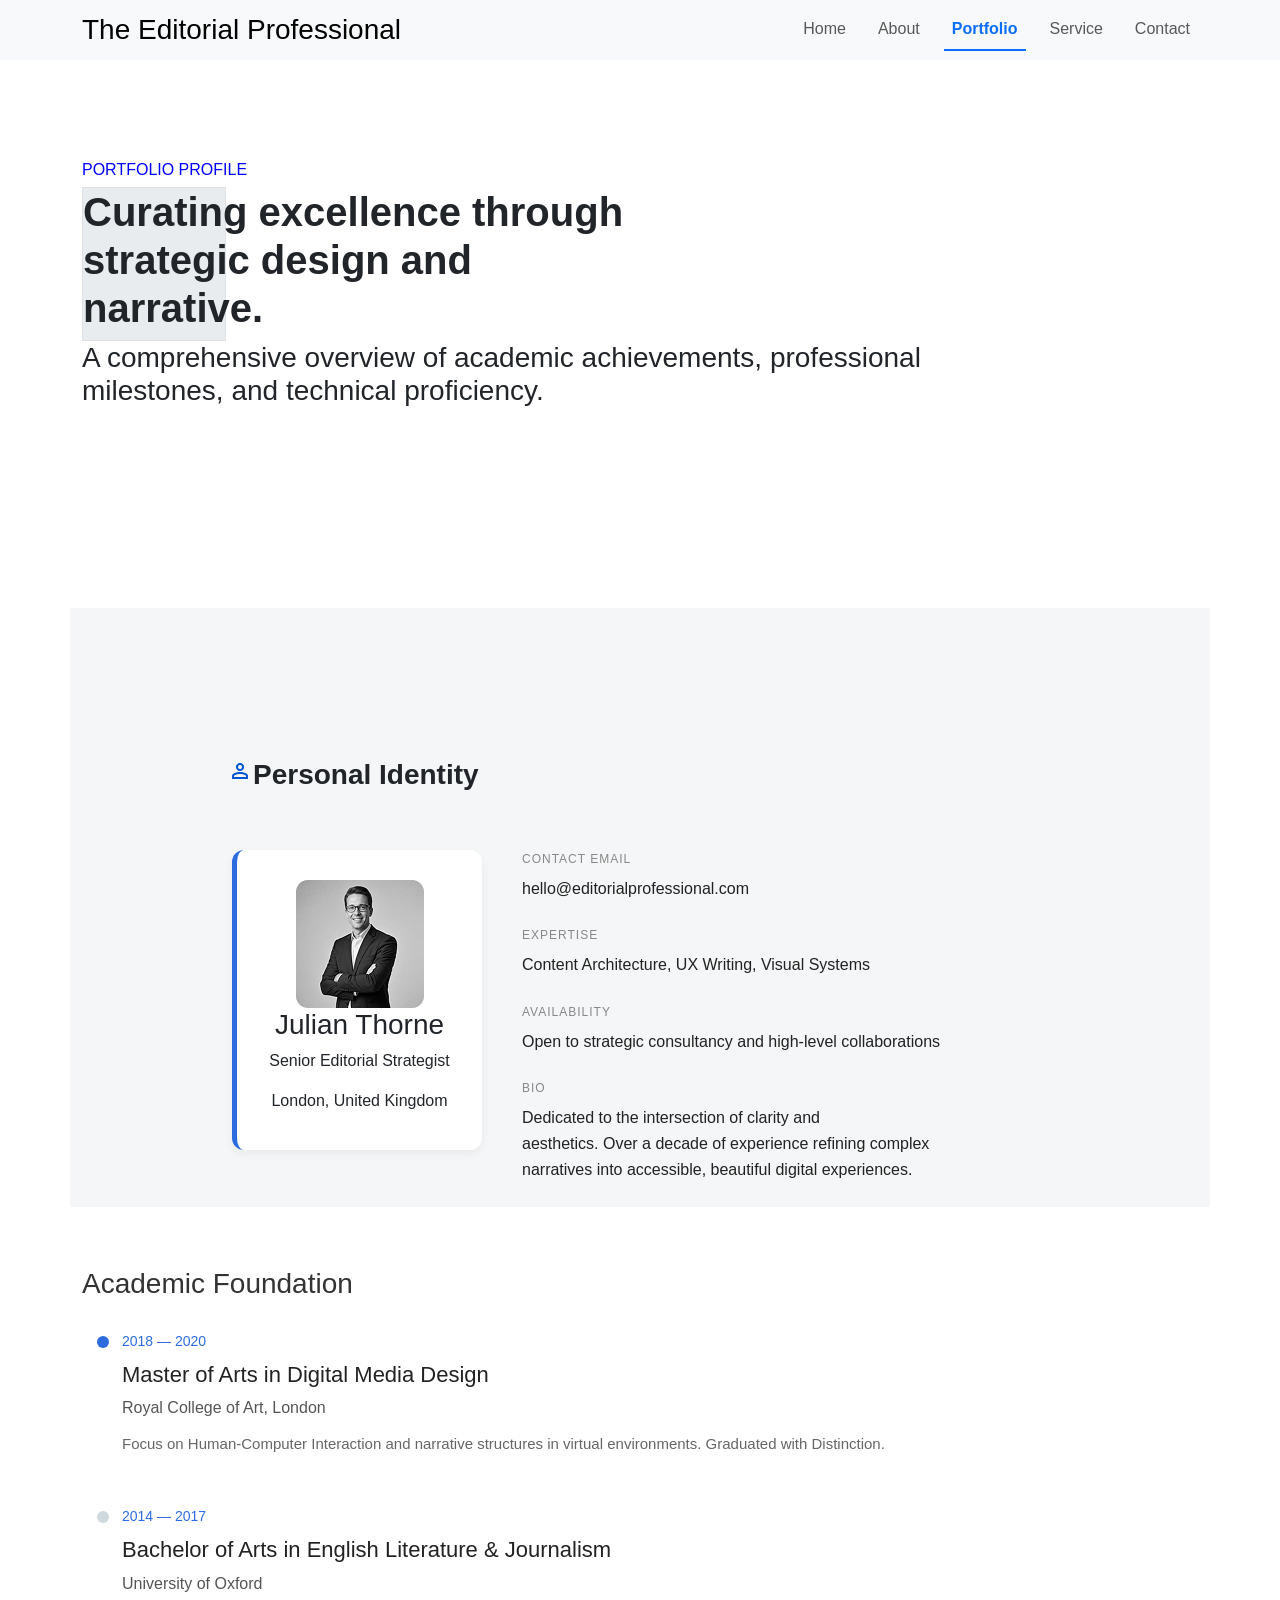
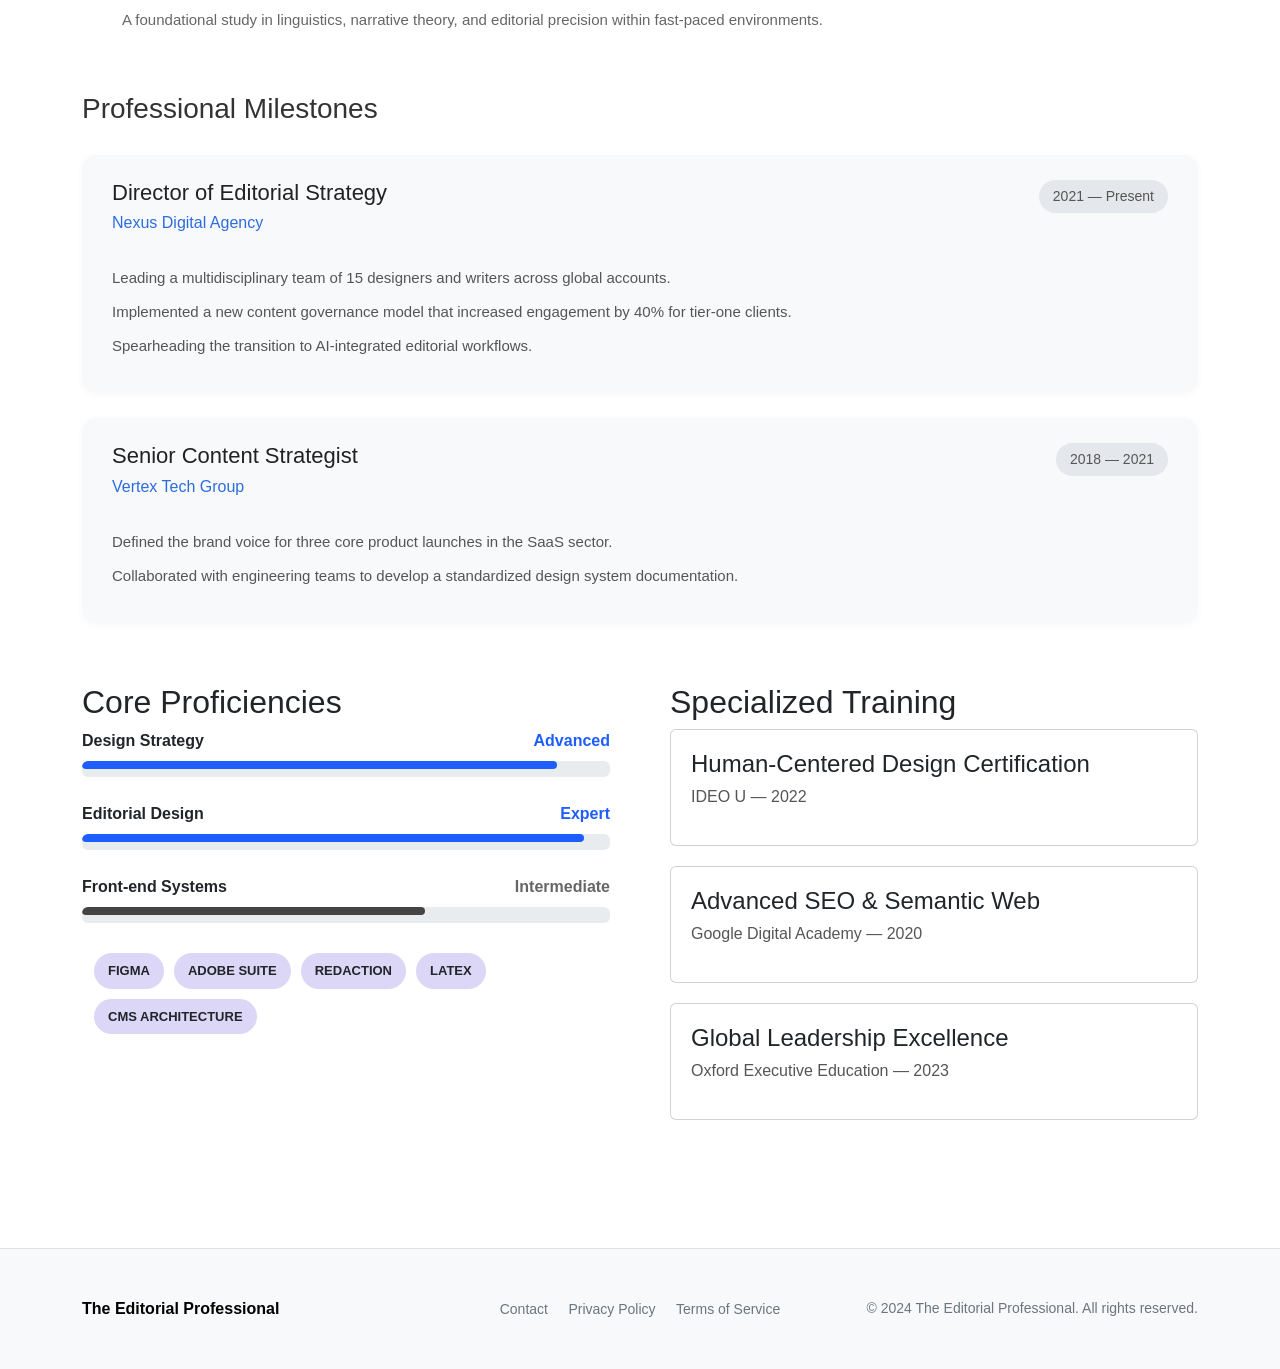
<file: portfolio.html>
<!doctype html>
<html lang="en">
  <head>
    <meta charset="UTF-8" />
    <meta name="viewport" content="width=device-width, initial-scale=1.0" />
    <title>The Editorial Professional</title>
    <link rel="stylesheet" href="style.css" />
    <link
      href="https://cdn.jsdelivr.net/npm/bootstrap@5.3.8/dist/css/bootstrap.min.css"
      rel="stylesheet"
      integrity="sha384-sRIl4kxILFvY47J16cr9ZwB07vP4J8+LH7qKQnuqkuIAvNWLzeN8tE5YBujZqJLB"
      crossorigin="anonymous"
    />
  </head>
  <body>
    <!-- Navbar -->
    <nav class="nav-bar navbar navbar-expand-lg navbar-light bg-light">
      <div class="container">
        <!-- Logo/Title -->
        <a class="navbar-brand name-logo" href="#">
          <h1 class="h3 mb-0">The Editorial Professional</h1>
        </a>

        <!-- Toggle button for mobile -->
        <button
          class="navbar-toggler"
          type="button"
          data-bs-toggle="collapse"
          data-bs-target="#navbarNav"
        >
          <span class="navbar-toggler-icon"></span>
        </button>

        <!-- Navigation Links -->
        <div class="collapse navbar-collapse" id="navbarNav">
          <ul class="navbar-nav ms-auto nav-underline">
            <li class="nav-item">
              <a class="nav-link" href="./index.html">Home</a>
            </li>
            <li class="nav-item">
              <a class="nav-link" href="./about.html">About</a>
            </li>
            <li class="nav-item">
              <a class="nav-link active" href="./portfolio.html">Portfolio</a>
            </li>
            <li class="nav-item">
              <a class="nav-link" href="./service.html">Service</a>
            </li>
            <li class="nav-item">
              <a class="nav-link" href="./contact.html">Contact</a>
            </li>
          </ul>
        </div>
      </div>
    </nav>

    <!-- PORTFOLIO PROFILE -->
    <section class="portfoliohero container">
      <h6 class="sportclr">PORTFOLIO PROFILE</h6>
      <div class="text-nowrap bg-body-secondary border" style="width: 9rem">
        <h1>
          <b
            >Curating excellence through <br />
            strategic design and <br />
            narrative.</b
          >
        </h1>
      </div>
      <h3>
        A comprehensive overview of academic achievements, professional <br />
        milestones, and technical proficiency.
      </h3>
    </section>

    <!-- Personal Identity -->
    <section class="Identitybg container">
      <div class="stitle">
        <div><img src="./img/Container.png" alt="" /></div>
        <div>
          <h3><b>Personal Identity</b></h3>
        </div>
      </div>

      <div class="spersonal-identity">
        <div class="sprofile-card">
          <img src="./img/mdx.png" alt="" />
          <h3>Julian Thorne</h3>
          <p>Senior Editorial Strategist</p>
          <p>London, United Kingdom</p>
        </div>
        <div class="sprofile-info">
          <div class="info-block">
            <span>CONTACT EMAIL</span>
            <p>hello@editorialprofessional.com</p>
          </div>
          <div class="info-block">
            <span>EXPERTISE</span>
            <p>Content Architecture, UX Writing, Visual Systems</p>
          </div>
          <div class="info-block">
            <span>AVAILABILITY</span>
            <p>Open to strategic consultancy and high-level collaborations</p>
          </div>
          <div class="info-block">
            <span>BIO</span>
            <p>
              Dedicated to the intersection of clarity and <br />
              aesthetics. Over a decade of experience refining complex <br />
              narratives into accessible, beautiful digital experiences.
            </p>
          </div>
        </div>
      </div>
    </section>

    <!-- Academic Foundation -->
    <section class="education container">
      <h2 class="section-title">Academic Foundation</h2>
      <div class="timeline">
        <div class="timeline-item active">
          <div class="timeline-dot"></div>
          <div class="timeline-content">
            <span class="year">2018 — 2020</span>
            <h3>Master of Arts in Digital Media Design</h3>
            <p class="institution">Royal College of Art, London</p>
            <p class="desc">
              Focus on Human-Computer Interaction and narrative structures in
              virtual environments. Graduated with Distinction.
            </p>
          </div>
        </div>

        <div class="timeline-item">
          <div class="timeline-dot"></div>
          <div class="timeline-content">
            <span class="year">2014 — 2017</span>
            <h3>Bachelor of Arts in English Literature & Journalism</h3>
            <p class="institution">University of Oxford</p>
            <p class="desc">
              A foundational study in linguistics, narrative theory, and
              editorial precision within fast-paced environments.
            </p>
          </div>
        </div>
      </div>
    </section>
    <!-- professional Milestones -->
    <section class="experience container">
      <h2 class="section-title">Professional Milestones</h2>

      <div class="experience-container">
        <div class="exp-card">
          <div class="exp-header">
            <div>
              <h3>Director of Editorial Strategy</h3>
              <p class="company">Nexus Digital Agency</p>
            </div>
            <span class="date">2021 — Present</span>
          </div>
          <div class="exp-body">
            <p>
              Leading a multidisciplinary team of 15 designers and writers
              across global accounts.
            </p>
            <p>
              Implemented a new content governance model that increased
              engagement by 40% for tier-one clients.
            </p>
            <p>
              Spearheading the transition to AI-integrated editorial workflows.
            </p>
          </div>
        </div>
        <div class="exp-card">
          <div class="exp-header">
            <div>
              <h3>Senior Content Strategist</h3>
              <p class="company">Vertex Tech Group</p>
            </div>
            <span class="date">2018 — 2021</span>
          </div>
          <div class="exp-body">
            <p>
              Defined the brand voice for three core product launches in the
              SaaS sector.
            </p>
            <p>
              Collaborated with engineering teams to develop a standardized
              design system documentation.
            </p>
          </div>
        </div>
      </div>
    </section>
    <!-- Core Proficiencies -->
    <section class="skills-section container">
      <div class="left">
        <h2>Core Proficiencies</h2>
        <div class="skill">
          <div class="skill-top">
            <span>Design Strategy</span>
            <span class="level blue">Advanced</span>
          </div>
          <div class="progress">
            <div class="bar blue" style="width: 90%"></div>
          </div>
        </div>

        <div class="skill">
          <div class="skill-top">
            <span>Editorial Design</span>
            <span class="level blue">Expert</span>
          </div>
          <div class="progress">
            <div class="bar blue" style="width: 95%"></div>
          </div>
        </div>

        <div class="skill">
          <div class="skill-top">
            <span>Front-end Systems</span>
            <span class="level gray">Intermediate</span>
          </div>
          <div class="progress">
            <div class="bar gray" style="width: 65%"></div>
          </div>
        </div>

        <div class="tags container">
          <span>FIGMA</span>
          <span>ADOBE SUITE</span>
          <span>REDACTION</span>
          <span>LATEX</span>
          <span>CMS ARCHITECTURE</span>
        </div>
      </div>
      <div class="right">
        <h2>Specialized Training</h2>
        <div class="card">
          <h4>Human-Centered Design Certification</h4>
          <p>IDEO U — 2022</p>
        </div>
        <div class="card">
          <h4>Advanced SEO & Semantic Web</h4>
          <p>Google Digital Academy — 2020</p>
        </div>
        <div class="card">
          <h4>Global Leadership Excellence</h4>
          <p>Oxford Executive Education — 2023</p>
        </div>
      </div>
    </section>

    <!-- Footer Start -->
    <footer class="bg-light text-black py-5 mt-5 border-top">
      <div class="container">
        <div class="row align-items-center">
          <!-- Left: Brand Name -->
          <div class="col-md-4 mb-3 mb-md-0">
            <h4 class="h6 fw-bold mb-0">The Editorial Professional</h4>
          </div>

          <!-- Center: Navigation Links -->
          <div class="col-md-4 mb-3 mb-md-0 text-md-center">
            <a href="#" class="text-secondary text-decoration-none me-3 small"
              >Contact</a
            >
            <a href="#" class="text-secondary text-decoration-none me-3 small"
              >Privacy Policy</a
            >
            <a href="#" class="text-secondary text-decoration-none small"
              >Terms of Service</a
            >
          </div>

          <!-- Right: Copyright -->
          <div class="col-md-4 text-md-end">
            <p class="text-secondary small mb-0">
              © 2024 The Editorial Professional. All rights reserved.
            </p>
          </div>
        </div>
      </div>
    </footer>
    <script
      src="https://cdn.jsdelivr.net/npm/bootstrap@5.3.8/dist/js/bootstrap.bundle.min.js"
      integrity="sha384-FKyoEForCGlyvwx9Hj09JcYn3nv7wiPVlz7YYwJrWVcXK/BmnVDxM+D2scQbITxI"
      crossorigin="anonymous"
    ></script>
  </body>
</html>
</file>
<file: style.css>
.nav-bar {
  position: fixed;
  width: 100%;
  top: 0;
  z-index: 1000;
}
.nav-link.active {
    color: #0d6efd !important;
    border-bottom-color: #0d6efd !important; 
}

.hero-section {
  margin-top: 30px;
}
.mession-div {
  background-color: #f8f9fa;
  padding: 20px;
  margin-bottom: 20px;
}

.under-line {
  width: 100px;
  height: 5px;
  background-color: #0d6efd;
  margin-top: 10px;
}

.client-div{
  text-align: center;
}
.client-text {
  letter-spacing: 0.3rem;
  font-size: 0.8rem;
}
.italic{
  font-style: italic;
}


  /* body {
      font-family: 'Inter', sans-serif;
      background: #fff;
      color: #111;
    }

    h1, h2, h3 {
      font-family: 'Playfair Display', serif;
    } */

    /* .navbar {
      border-bottom: 1px solid #eee;
    } */

    .hero-title {
      font-size: 3rem;
      font-weight: 700;
      line-height: 1.2;
      font-family: 'Inter', sans-serif;
    }

    .muted-text {
      color: #777;
    }

    .section {
      padding: 80px 0;
    }

    .quote {
      font-size: 1.5rem;
      font-style: italic;
      text-align: right;
    }

    .skill-card {
            background: white;
            border: none;
            border-radius: 12px;
            padding: 30px;
            height: 100%;
            transition: transform 0.3s;
        }

    .progress {
            height: 4px;
            background-color: #e9ecef;
        }

    .clients span {
      display: inline-block;
      margin: 10px 20px;
      font-weight: 500;
      letter-spacing: 1px;
    }

    .cta {
      text-align: center;
      padding: 80px 0;
    }

    .btn-custom {
      border: 1px solid #000;
      padding: 10px 25px;
      background: transparent;
      transition: 0.3s;
    }

    .btn-custom:hover {
      background: #000;
      color: #fff;
    }


    
 .badge-custom {
    background-color: #eceaff;
    color: #6366f1;
    border-radius: 50px;
    padding: 8px 15px;
     font-size: 0.8rem;
     text-transform: uppercase;
    letter-spacing: 1px;
     margin: 5px;
     display: inline-block;
 }

/* PORTFOLIO PROFILE */
.sportclr{
    color: blue;
}
.portfoliohero{
    margin-left: 100px;
   margin-top: 100px;
} 

/* Personal Identity */
.stitle{
    display: flex;
    gap: 5px;
    margin-left: 150px;
    margin-top: 200px;
  padding-top: 150px;
}
.spersonal-identity{
    display: flex;
  padding-left: 50px;
    gap: 40px;
    padding-top: 50px;
    margin-left: 100px;
    
}
.sprofile-card {
    background: #fff;
    padding: 30px;
    border-radius: 12px;
    height: 300px;
    width: 250px;
    text-align: center;
    border-left: 5px solid #2d6cdf;
    box-shadow: 0 4px 10px rgba(0,0,0,0.05);
}

.sprofile-img {
    width: 120px;
    height: 120px;
    border-radius: 12px;
    object-fit: cover;
    margin-bottom: 20px;
}
.sprofile-info {
    flex: 1;
}

.info-block {
    margin-bottom: 25px;
}

.info-block span {
    font-size: 12px;
    letter-spacing: 1px;
    color: #888;
    display: block;
    margin-bottom: 8px;
}

.info-block p {
    font-size: 16px;
    color: #222;
    line-height: 1.6;
}
.Identitybg{
    background: #f5f6f7;
    padding: auto;
}
/* Academic Foundation */
.education {
    margin-top: 60px;
    margin-left: 100px;
}
.section-title {
    font-size: 28px;
    margin-bottom: 40px;
    color: #333;
}

.timeline {
    position: relative;
    padding-left: 40px;
}

.timeline-item {
    position: relative;
    margin-bottom: 50px;
}
.timeline-dot {
    position: absolute;
    left: -25px;
    top: 5px;
    width: 12px;
    height: 12px;
    background: #cfd8dc;
    border-radius: 50%;
}

.timeline-item.active .timeline-dot {
    background: #2d6cdf;
}

.timeline-content .year {
    font-size: 14px;
    color: #2d6cdf;
    font-weight: 500;
    display: block;
    margin-bottom: 10px;
}

.timeline-content h3 {
    font-size: 22px;
    margin-bottom: 8px;
    color: #222;
}

.institution {
    font-size: 16px;
    color: #555;
    margin-bottom: 12px;
}

.desc {
    font-size: 15px;
    color: #666;
    line-height: 1.6;
}
/* professional Milestones */
.experience {
    margin-top: 60px;
    margin-left: 100px;
}
.section-title {
    font-size: 28px;
    margin-bottom: 30px;
    color: #333;
}
.experience-container {
    display: flex;
    flex-direction: column;
    gap: 25px;
}

.exp-card {
    background: #f8f9fb;
    padding: 25px 30px;
    border-radius: 14px;
    box-shadow: 0 2px 8px rgba(0,0,0,0.03);
}
.exp-header {
    display: flex;
    justify-content: space-between;
    align-items: flex-start;
    margin-bottom: 15px;
}
.exp-header h3 {
    font-size: 22px;
    margin-bottom: 5px;
    color: #222;
}
.company {
    color: #2d6cdf;
    font-weight: 500;
}

.date {
    background: #e4e7eb;
    padding: 6px 14px;
    border-radius: 20px;
    font-size: 14px;
    color: #555;
    white-space: nowrap;
}

.exp-body p {
    color: #555;
    font-size: 15px;
    line-height: 1.6;
    margin-bottom: 10px;
}
/* Core Proficiencies */
* {
  margin: 0;
  padding: 0;
  box-sizing: border-box;
  font-family: Arial, sans-serif;
}
body {
  background: #f5f6f7;
}
.skills-section {
  display: flex;
  justify-content: space-between;
  padding: 60px 80px;
  gap: 60px;
}
.left, .right {
  width: 50%;
}
h2 {
  font-size: 28px;
  margin-bottom: 30px;
  color: #1e1e1e;
}
.skill {
  margin-bottom: 25px;
}
.skill-top {
  display: flex;
  justify-content: space-between;
  margin-bottom: 8px;
  font-weight: 600;
}
.level.blue {
  color: #1e5eff;
}
.level.gray {
  color: #666;
}
.progress {
  width: 100%;
  height: 8px;
  background: #ddd;
  border-radius: 10px;
}
.bar {
  height: 8px;
  border-radius: 10px;
}
.bar.blue {
  background: #1e5eff;
}
.bar.gray {
  background: #444;
}
.tags {
  margin-top: 30px;
  display: flex;
  flex-wrap: wrap;
  gap: 10px;
}
.tags span {
  background: #dcd6f7;
  padding: 8px 14px;
  border-radius: 20px;
  font-size: 13px;
  font-weight: 600;
}
.card {
  background: #e9ecef;
  padding: 20px;
  border-radius: 10px;
  margin-bottom: 20px;
}
.card h4 {
  margin-bottom: 6px;
}
.card p {
  color: #555;
}
</file>
